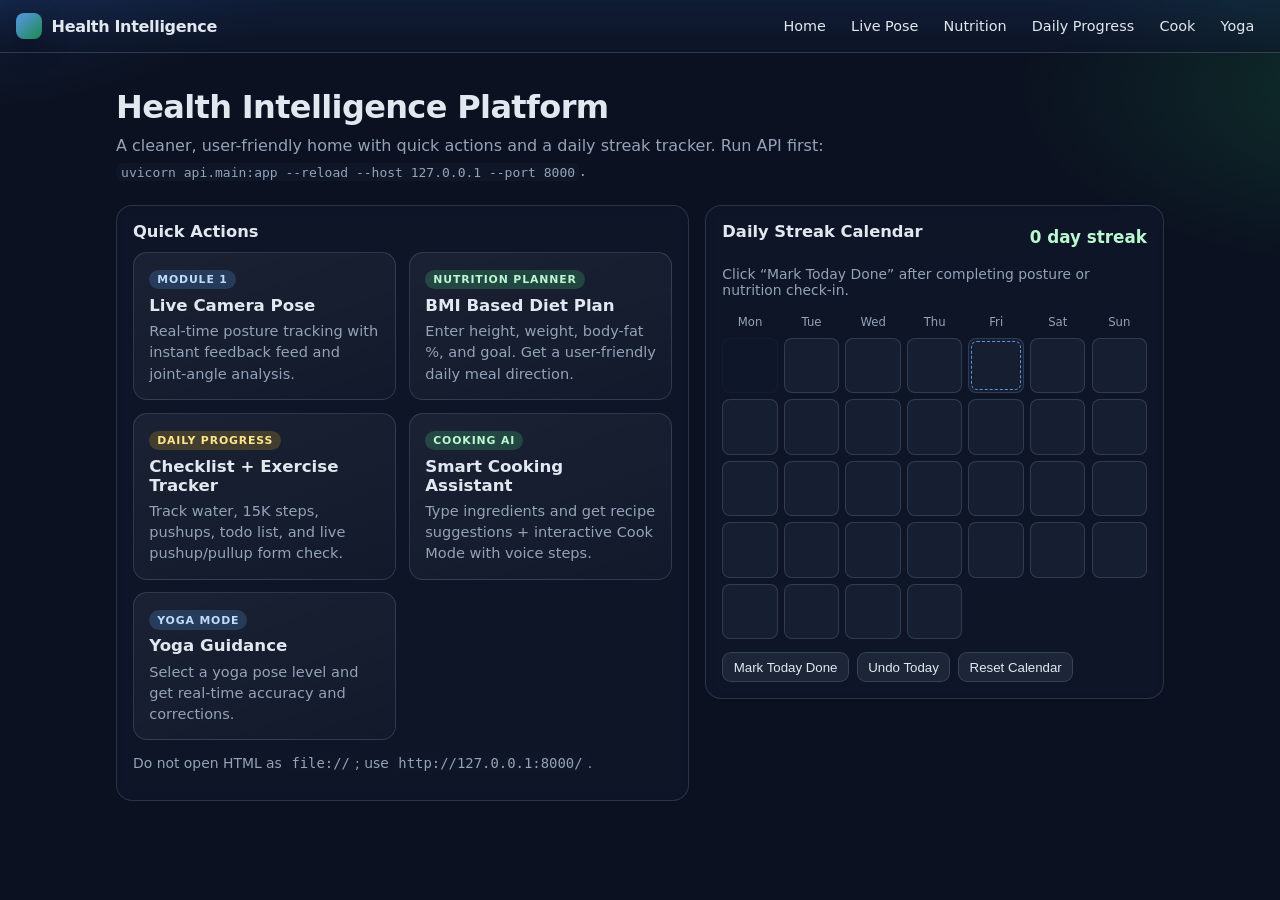
<file: static/index.html>
<!DOCTYPE html>
<html lang="en">
<head>
  <meta charset="utf-8" />
  <meta name="viewport" content="width=device-width, initial-scale=1" />
  <title>Health Intelligence — Home</title>
  <link rel="stylesheet" href="/static/app.css" />
  <style>
    :root {
      --bg: #0b1120;
      --text: #e2e8f0;
      --muted: #94a3b8;
      --card: rgba(15, 23, 42, 0.82);
      --line: rgba(148, 163, 184, 0.22);
      --blue: #60a5fa;
      --green: #4ade80;
      --amber: #fbbf24;
    }
    * { box-sizing: border-box; }
    body {
      margin: 0;
      min-height: 100vh;
      color: var(--text);
      background:
        radial-gradient(920px 420px at -10% -10%, rgba(59,130,246,.22), transparent 50%),
        radial-gradient(780px 360px at 110% 10%, rgba(34,197,94,.18), transparent 50%),
        var(--bg);
      font-family: Inter, ui-sans-serif, system-ui, -apple-system, Segoe UI, Roboto, Helvetica, Arial, sans-serif;
    }
    .wrap { max-width: 1080px; margin: 0 auto; padding: 2.2rem 1rem 2.7rem; }
    .title { margin: 0 0 0.4rem; font-size: clamp(1.4rem, 3.5vw, 2rem); letter-spacing: -0.02em; }
    .lead { margin: 0 0 1.3rem; color: var(--muted); max-width: 72ch; line-height: 1.6; }
    .layout {
      display: grid;
      grid-template-columns: 1.25fr 1fr;
      gap: 1rem;
      align-items: start;
    }
    @media (max-width: 920px) { .layout { grid-template-columns: 1fr; } }
    .panel {
      background: var(--card);
      border: 1px solid var(--line);
      border-radius: 16px;
      padding: 1rem;
      backdrop-filter: blur(6px);
    }
    .quick-links { display: grid; gap: 0.8rem; grid-template-columns: repeat(auto-fit, minmax(220px, 1fr)); }
    a.card {
      text-decoration: none;
      color: inherit;
      border: 1px solid var(--line);
      border-radius: 14px;
      padding: 0.95rem;
      background: linear-gradient(160deg, rgba(255,255,255,.06), rgba(255,255,255,.02));
      transition: transform .12s ease, border-color .12s ease, box-shadow .12s ease;
      display: block;
    }
    a.card:hover { transform: translateY(-2px); border-color: rgba(96,165,250,.55); box-shadow: 0 14px 28px rgba(2,6,23,.4); }
    .badge { display:inline-block; font-size: .68rem; font-weight:700; text-transform: uppercase; letter-spacing:.08em; border-radius: 999px; padding:.2rem .5rem; margin-bottom:.42rem; }
    .b1 { background: rgba(96,165,250,.2); color:#bfdbfe; }
    .b2 { background: rgba(74,222,128,.2); color:#bbf7d0; }
    .b3 { background: rgba(251,191,36,.18); color:#fde68a; }
    h2, h3 { margin: 0; }
    .card h3 { font-size: 1.04rem; margin-bottom: 0.33rem; }
    .card p { margin: 0; color: var(--muted); font-size: .91rem; line-height: 1.45; }
    .panel h2 { font-size: 1.02rem; margin-bottom: 0.7rem; }
    .streak-top { display:flex; justify-content:space-between; align-items:center; gap: .8rem; margin-bottom:0.6rem; }
    .streak-count { color: #bbf7d0; font-weight: 700; font-size: 1.05rem; }
    .muted { color: var(--muted); font-size: .87rem; }
    .calendar {
      margin-top: 0.6rem;
      display: grid;
      grid-template-columns: repeat(7, 1fr);
      gap: 0.38rem;
    }
    .day-label {
      color: var(--muted);
      font-size: .73rem;
      text-align: center;
      padding: 0.18rem 0;
    }
    .cell {
      aspect-ratio: 1/1;
      border-radius: 8px;
      border: 1px solid var(--line);
      background: rgba(51,65,85,.25);
      position: relative;
    }
    .cell.active { background: rgba(34,197,94,.35); border-color: rgba(34,197,94,.6); }
    .cell.today::after {
      content: "";
      position: absolute;
      inset: 2px;
      border: 1px dashed rgba(96,165,250,.9);
      border-radius: 6px;
    }
    .btn-row { display:flex; gap:.5rem; margin-top:.8rem; flex-wrap: wrap; }
    button {
      border: 1px solid var(--line);
      background: rgba(148,163,184,.12);
      color: var(--text);
      border-radius: 9px;
      padding: .42rem .65rem;
      cursor: pointer;
      font-size: .83rem;
    }
    button:hover { background: rgba(148,163,184,.2); }
    code { background: rgba(15,23,42,.9); padding: .1rem .32rem; border-radius: 6px; }
  </style>
</head>
<body>
  <div class="wrap">
    <h1 class="title">Health Intelligence Platform</h1>
    <p class="lead">
      A cleaner, user-friendly home with quick actions and a daily streak tracker.
      Run API first: <code>uvicorn api.main:app --reload --host 127.0.0.1 --port 8000</code>.
    </p>

    <div class="layout">
      <section class="panel">
        <h2>Quick Actions</h2>
        <div class="quick-links">
          <a class="card" href="/live-pose">
            <span class="badge b1">Module 1</span>
            <h3>Live Camera Pose</h3>
            <p>Real-time posture tracking with instant feedback feed and joint-angle analysis.</p>
          </a>
          <a class="card" href="/nutrition-planner">
            <span class="badge b2">Nutrition Planner</span>
            <h3>BMI Based Diet Plan</h3>
            <p>Enter height, weight, body-fat %, and goal. Get a user-friendly daily meal direction.</p>
          </a>
          <a class="card" href="/daily-progress">
            <span class="badge b3">Daily Progress</span>
            <h3>Checklist + Exercise Tracker</h3>
            <p>Track water, 15K steps, pushups, todo list, and live pushup/pullup form check.</p>
          </a>
          <a class="card" href="/cook-assistant">
            <span class="badge b2">Cooking AI</span>
            <h3>Smart Cooking Assistant</h3>
            <p>Type ingredients and get recipe suggestions + interactive Cook Mode with voice steps.</p>
          </a>
          <a class="card" href="/yoga-mode">
            <span class="badge b1">Yoga Mode</span>
            <h3>Yoga Guidance</h3>
            <p>Select a yoga pose level and get real-time accuracy and corrections.</p>
          </a>
        </div>
        <p class="muted" style="margin-top:.9rem;">
          Do not open HTML as <code>file://</code>; use <code>http://127.0.0.1:8000/</code>.
        </p>
      </section>

      <section class="panel">
        <div class="streak-top">
          <h2>Daily Streak Calendar</h2>
          <span id="streakCount" class="streak-count">0 day streak</span>
        </div>
        <p class="muted">Click “Mark Today Done” after completing posture or nutrition check-in.</p>
        <div class="calendar" id="calendar"></div>
        <div class="btn-row">
          <button id="markTodayBtn" type="button">Mark Today Done</button>
          <button id="clearTodayBtn" type="button">Undo Today</button>
          <button id="resetBtn" type="button">Reset Calendar</button>
        </div>
      </section>
    </div>
  </div>

  <script type="module">
    import { mountNavbar } from "/static/app.js";
    mountNavbar();

    const STORAGE_KEY = "hip_streak_dates_v1";
    const calendarEl = document.getElementById("calendar");
    const streakEl = document.getElementById("streakCount");

    function todayKey() {
      const d = new Date();
      return d.toISOString().slice(0, 10);
    }

    function loadDates() {
      try {
        return JSON.parse(localStorage.getItem(STORAGE_KEY) || "[]");
      } catch {
        return [];
      }
    }

    function saveDates(dates) {
      localStorage.setItem(STORAGE_KEY, JSON.stringify(Array.from(new Set(dates)).sort()));
    }

    function calcStreak(set) {
      let streak = 0;
      const d = new Date();
      d.setHours(0, 0, 0, 0);
      while (true) {
        const key = d.toISOString().slice(0, 10);
        if (!set.has(key)) break;
        streak += 1;
        d.setDate(d.getDate() - 1);
      }
      return streak;
    }

    function renderCalendar() {
      const dates = loadDates();
      const marked = new Set(dates);
      const now = new Date();
      const y = now.getFullYear();
      const m = now.getMonth();
      const first = new Date(y, m, 1);
      const last = new Date(y, m + 1, 0);
      const startOffset = (first.getDay() + 6) % 7;

      calendarEl.innerHTML = "";
      ["Mon","Tue","Wed","Thu","Fri","Sat","Sun"].forEach((d) => {
        const label = document.createElement("div");
        label.className = "day-label";
        label.textContent = d;
        calendarEl.appendChild(label);
      });

      for (let i = 0; i < startOffset; i += 1) {
        const b = document.createElement("div");
        b.className = "cell";
        b.style.opacity = "0.2";
        calendarEl.appendChild(b);
      }

      for (let day = 1; day <= last.getDate(); day += 1) {
        const d = new Date(y, m, day);
        const key = d.toISOString().slice(0, 10);
        const cell = document.createElement("div");
        cell.className = "cell";
        if (marked.has(key)) cell.classList.add("active");
        if (key === todayKey()) cell.classList.add("today");
        cell.title = key + (marked.has(key) ? " ✓" : "");
        calendarEl.appendChild(cell);
      }

      const streak = calcStreak(marked);
      streakEl.textContent = streak + (streak === 1 ? " day streak" : " day streak");
    }

    document.getElementById("markTodayBtn").addEventListener("click", () => {
      const d = loadDates();
      d.push(todayKey());
      saveDates(d);
      renderCalendar();
    });
    document.getElementById("clearTodayBtn").addEventListener("click", () => {
      const t = todayKey();
      saveDates(loadDates().filter((x) => x !== t));
      renderCalendar();
    });
    document.getElementById("resetBtn").addEventListener("click", () => {
      localStorage.removeItem(STORAGE_KEY);
      renderCalendar();
    });
    renderCalendar();
  </script>
</body>
</html>
</file>
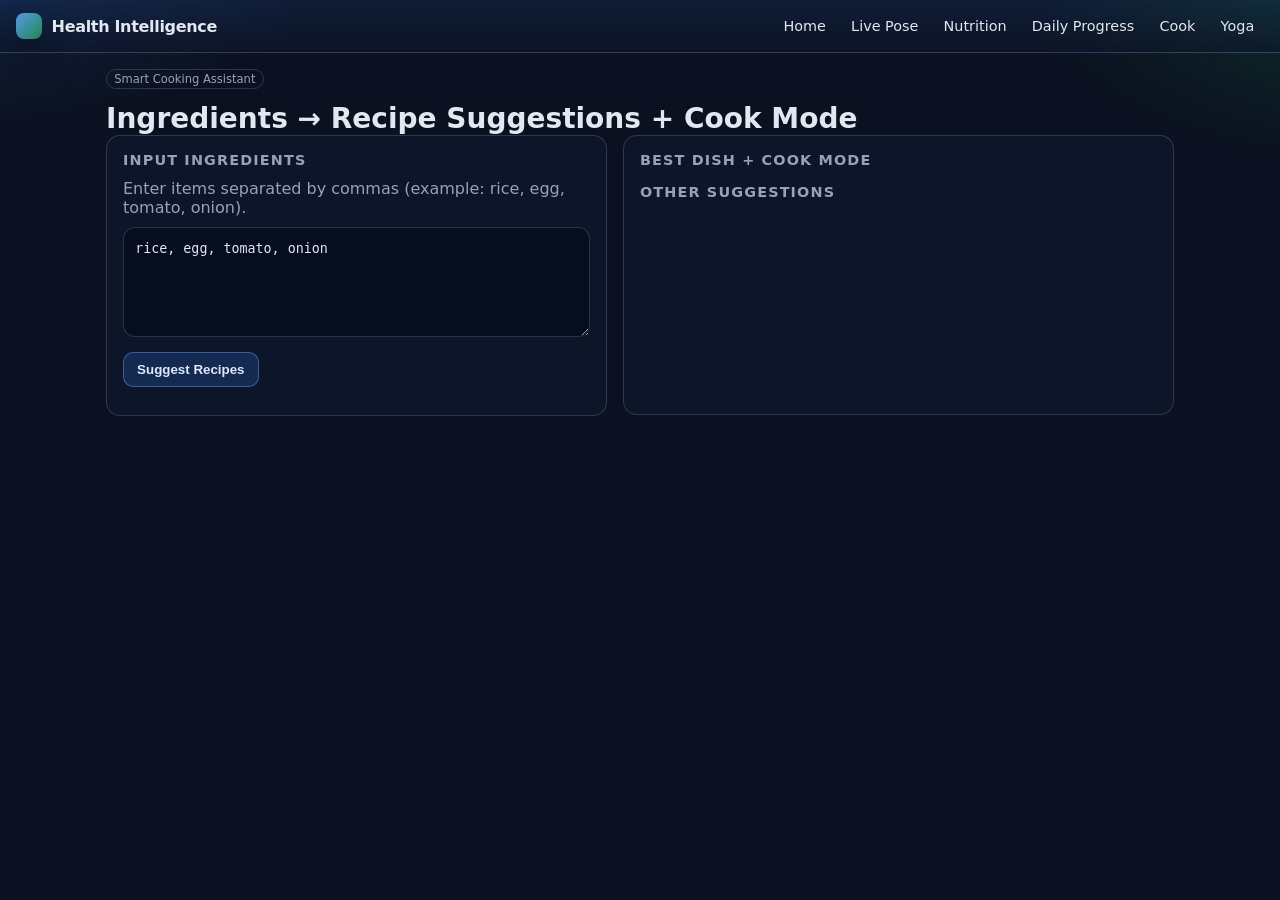
<file: static/cook_assistant.html>
<!DOCTYPE html>
<html lang="en">
<head>
  <meta charset="utf-8" />
  <meta name="viewport" content="width=device-width, initial-scale=1" />
  <title>Smart Cooking Assistant</title>
  <link rel="stylesheet" href="/static/app.css" />
  <style>
    :root {
      --bg: #0b1120;
      --card: rgba(15,23,42,.86);
      --line: rgba(148,163,184,.25);
      --text: #e2e8f0;
      --muted: #94a3b8;
      --blue: #60a5fa;
      --green: #22c55e;
      --amber: #f59e0b;
    }
    * { box-sizing: border-box; }
    body {
      margin: 0;
      color: var(--text);
      font-family: Inter, ui-sans-serif, system-ui, -apple-system, Segoe UI, Roboto, Helvetica, Arial, sans-serif;
      background:
        radial-gradient(900px 420px at -10% -10%, rgba(59,130,246,.22), transparent 55%),
        radial-gradient(760px 340px at 110% 0%, rgba(34,197,94,.16), transparent 50%),
        var(--bg);
      min-height: 100vh;
    }
    .wrap { max-width: 1100px; margin: 0 auto; padding: 1rem; }
    .top { display:flex; justify-content:space-between; align-items:center; gap:1rem; margin-bottom: .8rem; }
    a.back { color:#93c5fd; text-decoration:none; }
    h1 { margin: 0.1rem 0 0; font-size: clamp(1.25rem, 2.7vw, 1.75rem); }
    .grid { display:grid; grid-template-columns: 1fr 1.1fr; gap: 1rem; }
    @media (max-width: 940px) { .grid { grid-template-columns: 1fr; } }
    .card {
      background: var(--card);
      border: 1px solid var(--line);
      border-radius: 14px;
      padding: 1rem;
      backdrop-filter: blur(6px);
    }
    .title { margin: 0 0 .7rem; color: var(--muted); text-transform: uppercase; letter-spacing:.08em; font-size:.9rem; }
    textarea {
      width: 100%;
      min-height: 110px;
      background: rgba(2,6,23,.45);
      border: 1px solid var(--line);
      color: var(--text);
      border-radius: 12px;
      padding: .7rem;
      resize: vertical;
      line-height: 1.5;
    }
    button {
      margin-top: .7rem;
      border: 1px solid rgba(96,165,250,.45);
      background: rgba(59,130,246,.2);
      color: #dbeafe;
      border-radius: 10px;
      padding: .58rem .82rem;
      font-weight: 700;
      cursor: pointer;
    }
    button:hover { background: rgba(59,130,246,.3); }
    .pill { display:inline-block; border:1px solid var(--line); border-radius:999px; padding:.12rem .45rem; font-size:.72rem; color: var(--muted); }
    .recipe {
      border: 1px solid var(--line);
      border-radius: 12px;
      padding: .85rem;
      background: rgba(2,6,23,.32);
      margin-bottom: .7rem;
    }
    .recipe h3 { margin: 0 0 .25rem; font-size: 1.06rem; }
    .recipe .muted { color: var(--muted); font-size: .86rem; margin-bottom: .55rem; }
    .steps { margin: .2rem 0 0; padding-left: 1.2rem; line-height: 1.6; }
    .cookbar { display:flex; gap:.5rem; flex-wrap: wrap; align-items:center; margin-top: .6rem; }
    .stepbox {
      border: 1px solid var(--line);
      border-radius: 12px;
      padding: .85rem;
      background: rgba(2,6,23,.32);
      min-height: 120px;
    }
    .stepnum { color: var(--muted); font-size: .8rem; }
    .steptext { margin-top: .35rem; font-size: 1.02rem; line-height: 1.5; }
    .btn2 {
      border: 1px solid var(--line);
      background: rgba(148,163,184,.12);
      color: var(--text);
      border-radius: 10px;
      padding: .48rem .72rem;
      font-weight: 650;
    }
    .btn2:hover { background: rgba(148,163,184,.2); }
  </style>
</head>
<body>
  <div class="wrap">
    <div class="top">
      <span class="pill">Smart Cooking Assistant</span>
    </div>
    <h1>Ingredients → Recipe Suggestions + Cook Mode</h1>

    <div class="grid">
      <section class="card">
        <h2 class="title">Input Ingredients</h2>
        <p style="margin:0 0 .6rem; color:var(--muted);">Enter items separated by commas (example: rice, egg, tomato, onion).</p>
        <textarea id="ingredients">rice, egg, tomato, onion</textarea>
        <button id="btnSuggest" type="button">Suggest Recipes</button>
        <div id="note" style="margin-top:.7rem; color:var(--muted);"></div>
      </section>

      <section class="card">
        <h2 class="title">Best Dish + Cook Mode</h2>
        <div id="best"></div>
        <div id="cookMode" style="display:none;">
          <div class="cookbar">
            <button class="btn2" id="prevStep" type="button">← Previous</button>
            <button class="btn2" id="nextStep" type="button">Next →</button>
            <button class="btn2" id="speakStep" type="button">Read step</button>
            <span class="pill" id="stepPill">Step 1</span>
          </div>
          <div class="stepbox" style="margin-top:.6rem;">
            <div class="stepnum" id="stepNum"></div>
            <div class="steptext" id="stepText"></div>
          </div>
        </div>

        <h2 class="title" style="margin-top:1rem;">Other Suggestions</h2>
        <div id="others"></div>
      </section>
    </div>
  </div>

  <script type="module">
    import { mountNavbar } from "/static/app.js";
    mountNavbar();

    const bestEl = document.getElementById("best");
    const othersEl = document.getElementById("others");
    const noteEl = document.getElementById("note");
    const cookModeEl = document.getElementById("cookMode");
    const stepNumEl = document.getElementById("stepNum");
    const stepTextEl = document.getElementById("stepText");
    const stepPillEl = document.getElementById("stepPill");
    let cookSteps = [];
    let cookIdx = 0;

    function renderCook() {
      if (!cookSteps.length) return;
      cookIdx = Math.max(0, Math.min(cookSteps.length - 1, cookIdx));
      stepNumEl.textContent = `Step ${cookIdx + 1} of ${cookSteps.length}`;
      stepPillEl.textContent = `Step ${cookIdx + 1}`;
      stepTextEl.textContent = cookSteps[cookIdx];
    }

    function speak(text) {
      if (!("speechSynthesis" in window)) return;
      window.speechSynthesis.cancel();
      const u = new SpeechSynthesisUtterance(text);
      u.rate = 1.0;
      u.pitch = 1.0;
      window.speechSynthesis.speak(u);
    }

    function recipeCard(r, isBest=false) {
      const used = (r.ingredients_used || []).join(", ");
      const steps = (r.steps || []).map((s) => `<li>${s}</li>`).join("");
      return `
        <div class="recipe">
          <h3>${isBest ? "⭐ " : ""}${r.name}</h3>
          <div class="muted"><strong>Ingredients used:</strong> ${used}</div>
          <ol class="steps">${steps}</ol>
        </div>
      `;
    }

    async function suggest() {
      bestEl.innerHTML = "";
      othersEl.innerHTML = "";
      noteEl.textContent = "Thinking…";
      cookModeEl.style.display = "none";
      cookSteps = [];
      cookIdx = 0;

      const ingredients = document.getElementById("ingredients").value || "";
      const resp = await fetch("/v1/cook/suggest", {
        method: "POST",
        headers: { "Content-Type": "application/json" },
        body: JSON.stringify({ ingredients, limit: 6 }),
      });
      const data = await resp.json();
      noteEl.textContent = data.note || "";

      if (data.best) {
        bestEl.innerHTML = recipeCard(data.best, true);
        cookSteps = data.best.steps || [];
        if (cookSteps.length) {
          cookModeEl.style.display = "block";
          renderCook();
        }
      } else {
        bestEl.innerHTML = `<div class="muted">No strong match yet. Add more ingredients.</div>`;
      }
      const others = (data.recipes || []).slice(1);
      othersEl.innerHTML = others.map((r) => recipeCard(r)).join("") || `<div class="muted">No other recipes.</div>`;
    }

    document.getElementById("btnSuggest").addEventListener("click", suggest);
    document.getElementById("prevStep").addEventListener("click", () => { cookIdx -= 1; renderCook(); });
    document.getElementById("nextStep").addEventListener("click", () => { cookIdx += 1; renderCook(); });
    document.getElementById("speakStep").addEventListener("click", () => { if (cookSteps.length) speak(cookSteps[cookIdx]); });
  </script>
</body>
</html>
</file>
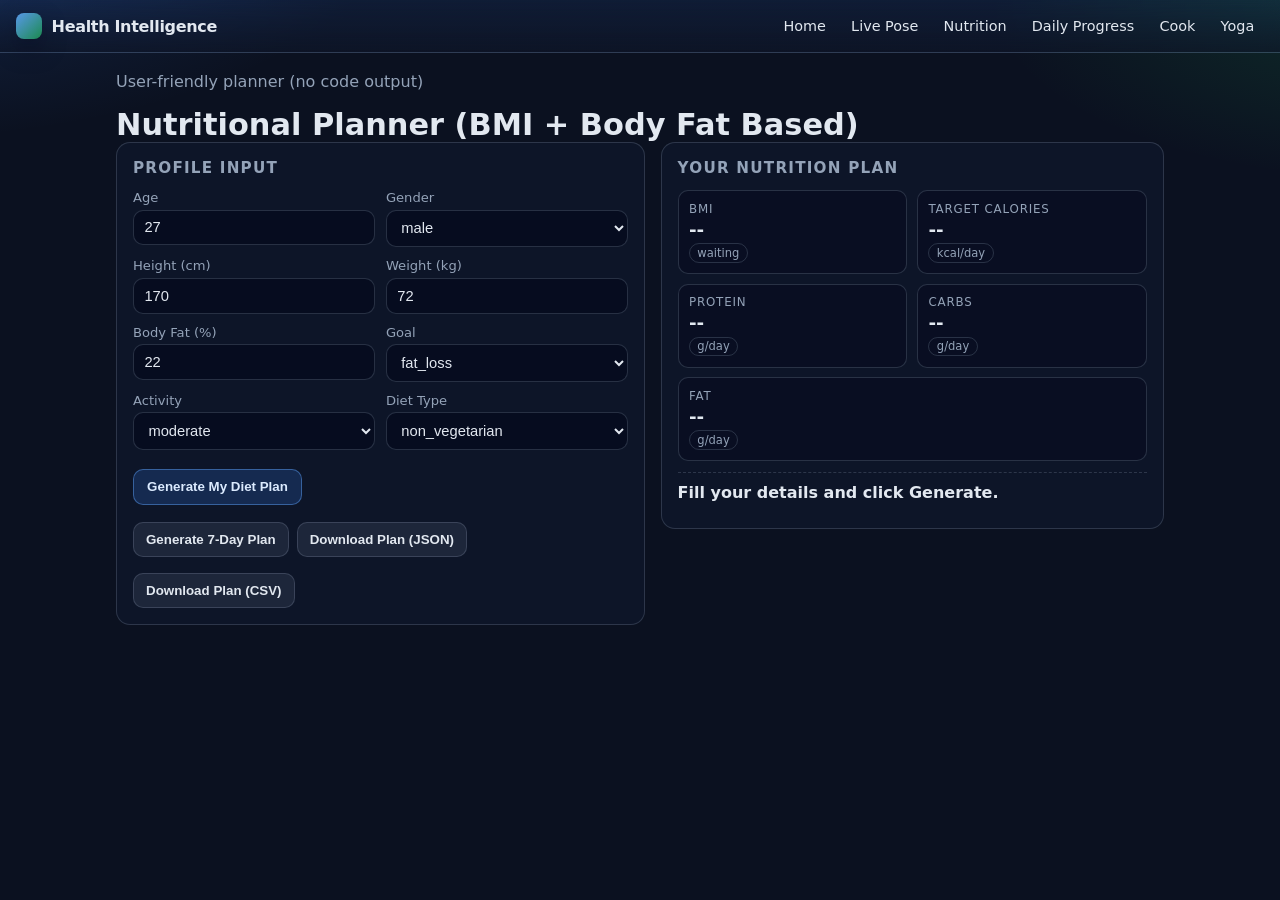
<file: static/nutrition_planner.html>
<!DOCTYPE html>
<html lang="en">
<head>
  <meta charset="utf-8" />
  <meta name="viewport" content="width=device-width, initial-scale=1" />
  <title>Nutrition Planner</title>
  <link rel="stylesheet" href="/static/app.css" />
  <style>
    :root {
      --bg: #0b1120;
      --card: rgba(15, 23, 42, 0.86);
      --line: rgba(148, 163, 184, .24);
      --text: #e2e8f0;
      --muted: #94a3b8;
      --good: #22c55e;
      --warn: #f59e0b;
      --bad: #ef4444;
    }
    * { box-sizing: border-box; }
    body {
      margin: 0;
      font-family: Inter, ui-sans-serif, system-ui, -apple-system, Segoe UI, Roboto, Helvetica, Arial, sans-serif;
      color: var(--text);
      background:
        radial-gradient(960px 420px at -10% -10%, rgba(59,130,246,.22), transparent 55%),
        radial-gradient(760px 330px at 110% 0%, rgba(34,197,94,.16), transparent 55%),
        var(--bg);
      min-height: 100vh;
    }
    .wrap { max-width: 1080px; margin: 0 auto; padding: 1.2rem 1rem 2rem; }
    .topbar { display:flex; justify-content:space-between; align-items:center; gap:1rem; margin-bottom: 1rem; }
    a.back { color: #93c5fd; text-decoration: none; font-size: .9rem; }
    h1 { margin: 0; font-size: clamp(1.3rem, 2.8vw, 1.9rem); }
    .grid { display:grid; grid-template-columns: 1.05fr 1fr; gap: 1rem; align-items:start; }
    @media (max-width: 920px) { .grid { grid-template-columns: 1fr; } }
    .card {
      background: var(--card);
      border: 1px solid var(--line);
      border-radius: 14px;
      padding: 1rem;
      backdrop-filter: blur(6px);
    }
    .title { font-size: .95rem; text-transform: uppercase; letter-spacing: .08em; color: var(--muted); margin: 0 0 .8rem; }
    .row { display:grid; grid-template-columns: 1fr 1fr; gap: .7rem; margin-bottom: .7rem; }
    @media (max-width: 640px) { .row { grid-template-columns: 1fr; } }
    label { display:block; font-size: .82rem; color: var(--muted); margin-bottom: .28rem; }
    input, select {
      width: 100%;
      border: 1px solid var(--line);
      background: rgba(2,6,23,.48);
      color: var(--text);
      border-radius: 10px;
      padding: .55rem .65rem;
      font-size: .92rem;
    }
    button {
      margin-top: .5rem;
      border: 1px solid rgba(96,165,250,.45);
      background: rgba(59,130,246,.2);
      color: #dbeafe;
      border-radius: 10px;
      padding: .58rem .82rem;
      font-weight: 600;
      cursor: pointer;
    }
    button:hover { background: rgba(59,130,246,.3); }
    .metrics { display:grid; grid-template-columns: repeat(2,1fr); gap:.6rem; }
    .metric {
      border: 1px solid var(--line);
      border-radius: 10px;
      padding: .65rem;
      background: rgba(2,6,23,.32);
    }
    .metric .k { color: var(--muted); font-size: .74rem; text-transform: uppercase; letter-spacing: .07em; }
    .metric .v { font-size: 1.15rem; font-weight: 700; margin-top: .2rem; }
    .badge {
      display:inline-block; margin-top:.2rem; padding:.12rem .46rem; border-radius: 999px; font-size:.72rem;
      border: 1px solid var(--line); color: var(--muted);
    }
    .meal-list { margin: .6rem 0 0; padding-left: 1.1rem; line-height: 1.6; }
    .meal-list li { margin-bottom: .18rem; }
    .muted { color: var(--muted); }
    .advice { margin-top: .7rem; border-top: 1px dashed var(--line); padding-top: .6rem; }
    .actions { display:flex; gap:.5rem; flex-wrap: wrap; margin-top: .6rem; }
    .btn2 {
      border: 1px solid var(--line);
      background: rgba(148,163,184,.12);
      color: var(--text);
      border-radius: 10px;
      padding: .55rem .75rem;
      font-weight: 650;
      cursor: pointer;
    }
    .btn2:hover { background: rgba(148,163,184,.2); }
    .week { margin-top: .9rem; }
    .daycard {
      border: 1px solid var(--line);
      border-radius: 14px;
      background: rgba(2,6,23,.30);
      padding: .85rem;
      margin-bottom: .75rem;
    }
    .dayhead { display:flex; justify-content:space-between; align-items:center; gap:.6rem; margin-bottom:.45rem; }
    .dayhead strong { font-size: 1.02rem; }
    .kcalpill { font-size:.75rem; border:1px solid var(--line); color: var(--muted); border-radius:999px; padding:.12rem .5rem; }
    .mealsgrid { display:grid; grid-template-columns: repeat(2, 1fr); gap:.55rem; }
    @media (max-width: 720px) { .mealsgrid { grid-template-columns: 1fr; } }
    .meal {
      border: 1px solid var(--line);
      border-radius: 12px;
      padding: .65rem;
      background: rgba(2,6,23,.22);
    }
    .meal .t { color: var(--muted); font-size: .74rem; text-transform: uppercase; letter-spacing: .08em; }
    .meal .n { margin-top: .18rem; font-weight: 700; }
    .meal .m { margin-top: .18rem; color: var(--muted); font-size: .82rem; }
  </style>
</head>
<body>
  <div class="wrap">
    <div class="topbar">
      <span class="muted">User-friendly planner (no code output)</span>
    </div>
    <h1>Nutritional Planner (BMI + Body Fat Based)</h1>

    <div class="grid">
      <section class="card">
        <h2 class="title">Profile Input</h2>
        <div class="row">
          <div>
            <label>Age</label>
            <input id="age" type="number" min="14" max="90" value="27" />
          </div>
          <div>
            <label>Gender</label>
            <select id="gender">
              <option>male</option>
              <option>female</option>
              <option>other</option>
            </select>
          </div>
        </div>
        <div class="row">
          <div>
            <label>Height (cm)</label>
            <input id="height" type="number" min="120" max="220" value="170" />
          </div>
          <div>
            <label>Weight (kg)</label>
            <input id="weight" type="number" min="30" max="220" value="72" />
          </div>
        </div>
        <div class="row">
          <div>
            <label>Body Fat (%)</label>
            <input id="bodyFat" type="number" min="4" max="60" value="22" />
          </div>
          <div>
            <label>Goal</label>
            <select id="goal">
              <option value="fat_loss">fat_loss</option>
              <option value="maintenance">maintenance</option>
              <option value="muscle_gain">muscle_gain</option>
            </select>
          </div>
        </div>
        <div class="row">
          <div>
            <label>Activity</label>
            <select id="activity">
              <option value="sedentary">sedentary</option>
              <option value="light">light</option>
              <option value="moderate" selected>moderate</option>
              <option value="active">active</option>
              <option value="very_active">very_active</option>
            </select>
          </div>
          <div>
            <label>Diet Type</label>
            <select id="dietType">
              <option value="non_vegetarian">non_vegetarian</option>
              <option value="vegetarian">vegetarian</option>
              <option value="vegan">vegan</option>
              <option value="keto">keto</option>
            </select>
          </div>
        </div>
        <button type="button" id="planBtn">Generate My Diet Plan</button>
        <div class="actions">
          <button class="btn2" type="button" id="weeklyBtn">Generate 7‑Day Plan</button>
          <button class="btn2" type="button" id="downloadBtn" disabled>Download Plan (JSON)</button>
          <button class="btn2" type="button" id="downloadCsvBtn" disabled>Download Plan (CSV)</button>
        </div>
      </section>

      <section class="card">
        <h2 class="title">Your Nutrition Plan</h2>
        <div class="metrics">
          <div class="metric"><div class="k">BMI</div><div class="v" id="bmiVal">--</div><span class="badge" id="bmiBadge">waiting</span></div>
          <div class="metric"><div class="k">Target Calories</div><div class="v" id="calVal">--</div><span class="badge">kcal/day</span></div>
          <div class="metric"><div class="k">Protein</div><div class="v" id="proVal">--</div><span class="badge">g/day</span></div>
          <div class="metric"><div class="k">Carbs</div><div class="v" id="carbVal">--</div><span class="badge">g/day</span></div>
        </div>
        <div class="metric" style="margin-top:.6rem;"><div class="k">Fat</div><div class="v" id="fatVal">--</div><span class="badge">g/day</span></div>
        <div class="advice">
          <strong id="summaryTxt">Fill your details and click Generate.</strong>
          <ul class="meal-list" id="mealList"></ul>
        </div>
        <div class="week" id="weekWrap" style="display:none;">
          <h2 class="title" style="margin-top:1rem;">Weekly Plan (7 Days)</h2>
          <div id="weekPlan"></div>
        </div>
      </section>
    </div>
  </div>

  <script type="module">
    import { mountNavbar } from "/static/app.js";
    mountNavbar();

    const activityFactor = { sedentary:1.2, light:1.375, moderate:1.55, active:1.725, very_active:1.9 };

    function bmiCategory(bmi) {
      if (bmi < 18.5) return "underweight";
      if (bmi < 25) return "normal";
      if (bmi < 30) return "overweight";
      return "obese";
    }

    function bmr(age, gender, w, h) {
      if (gender === "male") return 10 * w + 6.25 * h - 5 * age + 5;
      if (gender === "female") return 10 * w + 6.25 * h - 5 * age - 161;
      return 10 * w + 6.25 * h - 5 * age - 78;
    }

    function mealSuggestions(cat, goal, dietType, bodyFat) {
      const common = [
        "Start day with protein + fiber breakfast.",
        "Keep 2.5L-4L water daily based on weather/training.",
        "Limit ultra-processed foods and sugary drinks."
      ];
      const byDiet = {
        non_vegetarian: [
          "Breakfast: eggs + oats + fruit",
          "Lunch: chicken/fish + rice + salad",
          "Dinner: lean protein + vegetables + light carbs"
        ],
        vegetarian: [
          "Breakfast: paneer/tofu scramble + millet toast",
          "Lunch: dal + rice + curd + salad",
          "Dinner: paneer/chickpea bowl + vegetables"
        ],
        vegan: [
          "Breakfast: oats + soy milk + chia + berries",
          "Lunch: tofu/tempeh + quinoa + greens",
          "Dinner: lentil curry + brown rice + salad"
        ],
        keto: [
          "Breakfast: eggs + avocado + nuts",
          "Lunch: paneer/chicken salad + olive oil",
          "Dinner: fish/chicken + low-carb vegetables"
        ]
      };
      if (cat === "underweight") common.unshift("Increase calories with quality carbs + healthy fats.");
      if (cat === "overweight" || cat === "obese") common.unshift("Prefer 300-500 kcal deficit and prioritize satiety foods.");
      if (goal === "muscle_gain") common.unshift("Add post-workout protein + carb meal.");
      if (bodyFat > 30) common.unshift("Focus on high-protein, lower-sugar eating to reduce body-fat %.");
      return [...common, ...(byDiet[dietType] || [])];
    }

    let lastWeekly = null;

    function profilePayload() {
      const age = Number(document.getElementById("age").value || 0);
      const gender = document.getElementById("gender").value;
      const h = Number(document.getElementById("height").value || 0);
      const w = Number(document.getElementById("weight").value || 0);
      const goal = document.getElementById("goal").value;
      const activity = document.getElementById("activity").value;
      const dietType = document.getElementById("dietType").value;
      const bf = Number(document.getElementById("bodyFat").value || 0);
      return { age, gender, h, w, bf, goal, activity, dietType };
    }

    function toApiProfile(p) {
      return {
        age: p.age,
        gender: p.gender,
        height_cm: p.h,
        weight_kg: p.w,
        activity_level: p.activity,
        fitness_goal: p.goal,
        diet_preference: p.dietType,
        allergies: [],
      };
    }

    function downloadText(filename, text, mime) {
      const blob = new Blob([text], { type: mime || "text/plain" });
      const a = document.createElement("a");
      a.href = URL.createObjectURL(blob);
      a.download = filename;
      document.body.appendChild(a);
      a.click();
      a.remove();
      setTimeout(() => URL.revokeObjectURL(a.href), 2500);
    }

    function renderWeekly(weeklyPlan) {
      const wrap = document.getElementById("weekWrap");
      const out = document.getElementById("weekPlan");
      const days = (weeklyPlan && weeklyPlan.days) || [];
      if (!days.length) {
        wrap.style.display = "none";
        return;
      }
      wrap.style.display = "block";
      out.innerHTML = days.map((d) => {
        const totals = d.daily_totals || {};
        const meals = (d.meals || []).reduce((acc, m) => {
          acc[m.type] = m;
          return acc;
        }, {});
        const card = (type) => {
          const m = meals[type];
          if (!m) return "";
          return `
            <div class="meal">
              <div class="t">${type}</div>
              <div class="n">${m.name}</div>
              <div class="m">~${Math.round(m.calories)} kcal · P ${m.protein_g}g · C ${m.carbs_g}g · F ${m.fat_g}g</div>
            </div>
          `;
        };
        return `
          <div class="daycard">
            <div class="dayhead">
              <strong>Day ${d.day}</strong>
              <span class="kcalpill">Total ~${Math.round(totals.calories || 0)} kcal</span>
            </div>
            <div class="mealsgrid">
              ${card("breakfast")}
              ${card("lunch")}
              ${card("snack")}
              ${card("dinner")}
            </div>
          </div>
        `;
      }).join("");
    }

    document.getElementById("planBtn").addEventListener("click", () => {
      const p = profilePayload();
      const age = p.age, gender = p.gender, h = p.h, w = p.w, bf = p.bf, goal = p.goal, activity = p.activity, dietType = p.dietType;

      if (!age || !h || !w || !bf) return;

      const bmi = w / ((h / 100) * (h / 100));
      const category = bmiCategory(bmi);
      const maintenance = bmr(age, gender, w, h) * (activityFactor[activity] || 1.55);
      let target = maintenance;
      if (goal === "fat_loss") target = maintenance * 0.82;
      if (goal === "muscle_gain") target = maintenance * 1.12;

      let protein = (goal === "muscle_gain" ? 1.9 : goal === "fat_loss" ? 1.8 : 1.6) * w;
      if (bf > 28) protein += 10;
      const fatRatio = goal === "muscle_gain" ? 0.28 : 0.30;
      const fat = (target * fatRatio) / 9;
      const carbs = Math.max((target - protein * 4 - fat * 9) / 4, 40);

      document.getElementById("bmiVal").textContent = bmi.toFixed(1);
      document.getElementById("calVal").textContent = Math.round(target);
      document.getElementById("proVal").textContent = Math.round(protein);
      document.getElementById("carbVal").textContent = Math.round(carbs);
      document.getElementById("fatVal").textContent = Math.round(fat);

      const badge = document.getElementById("bmiBadge");
      badge.textContent = category;
      badge.style.color = category === "normal" ? "var(--good)" : (category === "underweight" ? "var(--warn)" : "var(--bad)");

      const summary = `BMI is ${category}. Recommended target: ${Math.round(target)} kcal/day with balanced macros.`;
      document.getElementById("summaryTxt").textContent = summary;

      const meals = mealSuggestions(category, goal, dietType, bf);
      document.getElementById("mealList").innerHTML = meals.map((m) => `<li>${m}</li>`).join("");
    });

    document.getElementById("weeklyBtn").addEventListener("click", async () => {
      const p = profilePayload();
      if (!p.age || !p.h || !p.w) return;
      document.getElementById("summaryTxt").textContent = "Generating weekly plan…";
      const resp = await fetch("/v1/nutrition/weekly-plan", {
        method: "POST",
        headers: { "Content-Type": "application/json" },
        body: JSON.stringify({ ...toApiProfile(p), use_gemini: false }),
      });
      const data = await resp.json();
      lastWeekly = data;
      document.getElementById("downloadBtn").disabled = false;
      document.getElementById("downloadCsvBtn").disabled = false;
      renderWeekly((data.weekly_plan || {}));
      const am = (data.anthropometrics || {});
      const bmi = am.bmi;
      const cat = am.bmi_category || "n/a";
      document.getElementById("summaryTxt").textContent = `Weekly plan generated. BMI: ${bmi} (${cat}).`;
    });

    document.getElementById("downloadBtn").addEventListener("click", () => {
      if (!lastWeekly) return;
      downloadText("weekly_plan.json", JSON.stringify(lastWeekly, null, 2), "application/json");
    });

    document.getElementById("downloadCsvBtn").addEventListener("click", async () => {
      const p = profilePayload();
      const resp = await fetch("/v1/nutrition/weekly-plan.csv", {
        method: "POST",
        headers: { "Content-Type": "application/json" },
        body: JSON.stringify({ ...toApiProfile(p), use_gemini: false }),
      });
      const csv = await resp.text();
      downloadText("weekly_plan.csv", csv, "text/csv");
    });
  </script>
</body>
</html>
</file>
<file: static/app.css>
:root{
  --bg:#0b1120;
  --card:rgba(15,23,42,.86);
  --line:rgba(148,163,184,.25);
  --text:#e2e8f0;
  --muted:#94a3b8;
  --blue:#60a5fa;
  --green:#22c55e;
  --amber:#f59e0b;
  --red:#ef4444;
}

/* Global motion + typography polish */
html{scroll-behavior:smooth}
body{
  -webkit-font-smoothing:antialiased;
  -moz-osx-font-smoothing:grayscale;
}

/* Top navigation bar */
.app-nav{
  position:sticky;
  top:0;
  z-index:999;
  display:flex;
  align-items:center;
  justify-content:space-between;
  gap:1rem;
  padding:.75rem 1rem;
  border-bottom:1px solid var(--line);
  background:linear-gradient(180deg, rgba(59,130,246,.10), rgba(15,23,42,.60));
  backdrop-filter: blur(10px);
}
.app-nav .brand{
  display:flex;
  align-items:center;
  gap:.6rem;
  font-weight:800;
  letter-spacing:-0.02em;
}
.app-nav .brand .logo{
  width:26px;height:26px;border-radius:8px;
  background:linear-gradient(135deg, rgba(96,165,250,.9), rgba(34,197,94,.65));
  box-shadow:0 10px 24px rgba(2,6,23,.35);
}
.app-nav a{
  color:inherit;
  text-decoration:none;
  font-size:.9rem;
  padding:.32rem .55rem;
  border-radius:10px;
  border:1px solid transparent;
  transition: transform .12s ease, background .12s ease, border-color .12s ease;
}
.app-nav a:hover{
  background:rgba(148,163,184,.12);
  border-color:rgba(148,163,184,.25);
  transform: translateY(-1px);
}
.app-nav .links{
  display:flex;
  align-items:center;
  gap:.35rem;
  flex-wrap:wrap;
  justify-content:flex-end;
}

/* Status chips */
.chip{
  display:inline-flex;
  align-items:center;
  gap:.35rem;
  border:1px solid var(--line);
  border-radius:999px;
  padding:.16rem .55rem;
  font-size:.78rem;
  color:var(--muted);
}
.chip .dot{ width:8px; height:8px; border-radius:999px; background:var(--muted); }
.chip.good{ border-color:rgba(34,197,94,.45); color:#bbf7d0; }
.chip.good .dot{ background:var(--green); box-shadow:0 0 0 4px rgba(34,197,94,.18); }
.chip.warn{ border-color:rgba(245,158,11,.45); color:#fde68a; }
.chip.warn .dot{ background:var(--amber); box-shadow:0 0 0 4px rgba(245,158,11,.18); }
.chip.bad{ border-color:rgba(239,68,68,.45); color:#fecaca; }
.chip.bad .dot{ background:var(--red); box-shadow:0 0 0 4px rgba(239,68,68,.18); }

/* Small entrance animation for cards */
@keyframes fadeUp { from { opacity:0; transform: translateY(6px);} to { opacity:1; transform: translateY(0);} }
.card, .panel { animation: fadeUp .18s ease both; }
</file>
